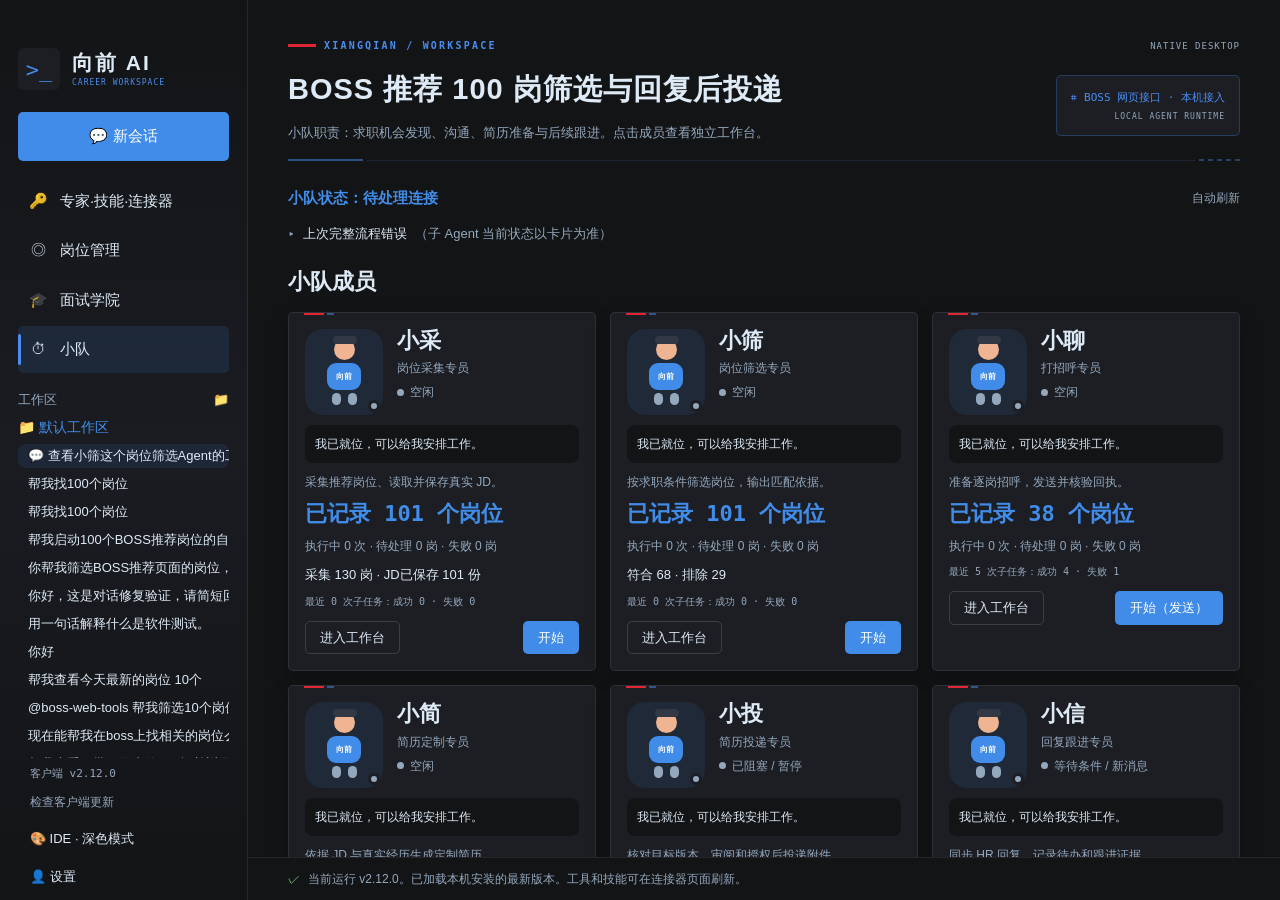
<file: docs/index.html>
<!doctype html>
<html lang="zh-CN">
<head>
<meta charset="utf-8">
<meta name="viewport" content="width=device-width,initial-scale=1">
<title>向前 AI · 求职工作台 — 在线演示</title>
<style>
  :root{
    --ink:#deebf7; --muted:#94a8bd; --accent:#408ce8; --energy:#4a8cf0;
    --red:#e02634; --steel:#1c1e24; --armor:#131416; --rail:#1a1c22;
    --line:#ffffff14; --green:#7bd88f; --orange:#e6a43f; --teal:#3fb5a0;
  }
  *{box-sizing:border-box}
  html,body{margin:0;height:100%}
  body{display:flex;height:100vh;overflow:hidden;background:var(--armor);color:var(--ink);
    font:14px/1.5 -apple-system,BlinkMacSystemFont,"PingFang SC","Hiragino Sans GB",sans-serif}
  button{font:inherit;cursor:pointer}
  a{color:var(--accent);text-decoration:none}

  .sidebar{width:248px;flex-shrink:0;display:flex;flex-direction:column;padding:0 18px;
    background:linear-gradient(180deg,var(--armor),var(--rail),var(--armor));border-right:1px solid var(--line)}
  .logo{display:flex;align-items:center;gap:12px;padding:48px 0 22px}
  .mark{width:42px;height:42px;border-radius:6px;background:var(--steel);display:flex;align-items:center;justify-content:center;
    font-size:22px;color:var(--accent);font-family:ui-monospace,monospace}
  .logo b{display:block;font-size:21px;font-weight:800;letter-spacing:2px;line-height:1.1}
  .logo small{display:block;font:8px ui-monospace,monospace;letter-spacing:1px;color:var(--energy);margin-top:3px}
  .newconv{display:flex;align-items:center;justify-content:center;gap:8px;width:100%;padding:12px;border-radius:5px;
    border:1px solid #408ce880;background:var(--accent);color:#fff;font-size:15px;font-weight:500}
  .nav{display:flex;flex-direction:column;gap:3px;padding:17px 0}
  .nav button{display:flex;align-items:center;gap:11px;width:100%;padding:12px 10px;border:0;border-radius:5px;
    background:transparent;color:var(--ink);font-size:15px;text-align:left;position:relative}
  .nav button i{width:21px;text-align:center;font-style:normal;opacity:.9}
  .nav button:hover{background:#ffffff08}
  .nav button.active{background:#408ce81f}
  .nav button.active::before{content:"";position:absolute;left:0;top:8px;bottom:8px;width:3px;background:var(--energy);border-radius:2px}
  .workspace{display:flex;align-items:center;justify-content:space-between;padding:0 0 8px;color:var(--muted);font-size:13px}
  .ws-name{display:flex;align-items:center;gap:8px;color:var(--accent);font-size:14px;padding-bottom:6px}
  .convlist{flex:1;overflow:auto;display:flex;flex-direction:column;gap:4px;padding-bottom:10px}
  .convlist::-webkit-scrollbar{width:6px}.convlist::-webkit-scrollbar-thumb{background:#2a3242;border-radius:6px}
  .conv{display:flex;align-items:center;gap:7px;width:100%;padding:12px 10px;line-height:1.45;border:0;border-radius:8px;background:transparent;
    color:var(--ink);font-size:13px;text-align:left;white-space:nowrap;overflow:hidden;text-overflow:ellipsis}
  .conv:hover{background:#ffffff07}.conv.active{background:#4a8cf01a}
  .foot{display:flex;flex-direction:column;gap:6px;padding:8px 12px}
  .foot .ver{font:11px ui-monospace,monospace;color:var(--muted)}
  .foot button{border:0;background:none;color:var(--ink);text-align:left;padding:6px 0;font-size:13px;display:flex;align-items:center;gap:8px}
  .foot button.muted{color:var(--muted);font-size:12px}

  main{flex:1;min-width:0;overflow:auto;padding:40px 40px 70px;position:relative}
  .page{display:none}.page.active{display:block}
  .pagehead{display:flex;flex-direction:column;gap:17px;margin-bottom:26px}
  .kicker{display:flex;align-items:center;gap:8px}
  .kicker .bar{width:28px;height:3px;background:var(--red)}
  .kicker .txt{font:10px ui-monospace,monospace;letter-spacing:2.2px;color:var(--energy);font-weight:600}
  .kicker .right{margin-left:auto;font:9px ui-monospace,monospace;letter-spacing:1px;color:var(--muted)}
  .headrow{display:flex;align-items:center;gap:15px}
  .headrow h1{margin:0;font-size:29px;font-weight:800;letter-spacing:1px;font-family:ui-rounded,-apple-system,sans-serif}
  .headrow p{margin:11px 0 0;font-size:13px;color:var(--muted)}
  .runtime{margin-left:auto;padding:14px;border:1px solid #4a8cf047;border-radius:5px;background:var(--steel);text-align:right;white-space:nowrap}
  .runtime b{display:block;font:11px ui-monospace,monospace;color:var(--energy)}
  .runtime span{display:block;font:8px ui-monospace,monospace;letter-spacing:1px;color:var(--muted);margin-top:7px}
  .rule{display:flex;align-items:center;gap:4px}
  .rule .a{width:75px;height:2px;background:#4a8cf080}.rule .b{flex:1;height:1px;background:#4a8cf01f}
  .rule i{width:5px;height:2px;background:#408ce866}

  .surface{position:relative;background:var(--steel);border:1px solid #ffffff14;border-radius:5px;
    box-shadow:0 8px 18px #0000004d;padding:16px;display:flex;flex-direction:column;gap:10px}
  .surface::before{content:"";position:absolute;top:0;left:15px;width:20px;height:2px;background:var(--red)}
  .surface::after{content:"";position:absolute;top:0;left:38px;width:7px;height:2px;background:#4a8cf080}

  .statusrow{display:flex;align-items:center;margin:0 0 14px}
  .statusrow b{font-size:15px;color:var(--accent);font-weight:600}
  .statusrow span{margin-left:auto;font-size:12px;color:var(--muted)}
  .errline{display:flex;align-items:center;gap:8px;color:var(--muted);font-size:13px;margin:0 0 22px}
  .errline b{color:var(--ink);font-weight:500}
  h2.members{font-size:22px;font-weight:700;margin:0 0 14px}
  .grid{display:grid;grid-template-columns:repeat(auto-fill,minmax(248px,1fr));gap:14px}

  .cardhead{display:flex;align-items:flex-start;gap:14px}
  .avatar{position:relative;width:78px;height:86px;border-radius:18px;background:#408ce81a;display:flex;flex-direction:column;
    align-items:center;justify-content:center;gap:3px;flex-shrink:0}
  .avatar .head{width:21px;height:21px;border-radius:50%;background:#efb491;position:relative}
  .avatar .head::before{content:"";position:absolute;top:-3px;left:-1px;width:24px;height:8px;border-radius:8px;background:#333845}
  .avatar .body{width:34px;height:27px;border-radius:9px;background:var(--accent);color:#fff;font-size:8px;font-weight:700;display:flex;align-items:center;justify-content:center}
  .avatar .legs{display:flex;gap:7px}.avatar .legs i{width:9px;height:12px;border-radius:5px;background:var(--muted)}
  .avatar .dot{position:absolute;right:3px;bottom:3px;width:12px;height:12px;border-radius:50%;background:var(--muted);border:3px solid var(--steel)}
  .who{display:flex;flex-direction:column;gap:6px;min-width:0}
  .who b{font-size:22px;font-weight:700;line-height:1.1}
  .who small{font-size:12px;color:var(--muted)}
  .who .state{font-size:12px;color:var(--muted);display:flex;align-items:center;gap:6px}
  .who .state i{width:7px;height:7px;border-radius:50%;background:var(--muted);display:inline-block}
  .speech{font-size:12px;padding:10px;border-radius:8px;background:#131416;color:var(--ink)}
  .duty{font-size:12px;color:var(--muted)}
  .big{font:22px/1.2 ui-monospace,monospace;font-weight:600;color:var(--accent)}
  .meta{font-size:12px;color:var(--muted)}.meta2{font-size:13px;color:var(--ink)}
  .tiny{font:10px ui-monospace,monospace;color:var(--muted)}
  .cardfoot{display:flex;align-items:center;gap:10px;margin-top:2px}
  .btn-ghost{padding:6px 14px;border-radius:5px;border:1px solid #ffffff24;background:transparent;color:var(--ink);font-size:13px}
  .btn-start{margin-left:auto;padding:6px 14px;border-radius:5px;border:1px solid #408ce880;background:var(--accent);color:#fff;font-size:13px;font-weight:500}
  .btn-start.blocked{background:#2a2f3a;border-color:#ffffff24;color:var(--muted)}

  .bottombar{position:fixed;left:248px;right:0;bottom:0;padding:12px 40px;display:flex;align-items:center;gap:8px;
    color:var(--muted);font-size:12px;background:var(--armor);border-top:1px solid var(--line);z-index:5}
  .bottombar .ok{color:var(--green)}

  /* tabs / segmented */
  .tabbar{display:inline-flex;padding:4px;border-radius:12px;background:var(--rail);gap:6px;margin:0 0 24px}
  .tabbar button{border:0;background:transparent;color:var(--muted);padding:11px 23px;border-radius:9px;font-size:13px}
  .tabbar button.active{background:var(--steel);color:var(--ink);font-weight:600}
  .toolbar{display:flex;align-items:center;gap:10px;margin:0 0 18px;flex-wrap:wrap}
  .toolbar h3{margin:0;font-size:21px;font-weight:600}
  .toolbar .sub{font-size:12px;color:var(--muted)}
  .toolbar .grow{flex:1}
  .btn-primary{padding:9px 16px;border-radius:8px;border:1px solid #408ce880;background:var(--accent);color:#fff;font-size:13px}
  .search{padding:9px 12px;border-radius:8px;border:1px solid #ffffff24;background:var(--steel);color:var(--ink);font-size:13px;min-width:280px}

  .metrics{display:grid;grid-template-columns:repeat(5,1fr);gap:12px;margin:0 0 26px}
  .metric{background:var(--steel);border:1px solid #ffffff12;border-radius:14px;padding:16px 18px;display:flex;flex-direction:column;gap:10px}
  .metric .top{display:flex;align-items:center;justify-content:space-between;color:var(--muted);font-size:12px}
  .metric .ico{width:30px;height:30px;border-radius:9px;background:#408ce81a;display:flex;align-items:center;justify-content:center;color:var(--accent)}
  .metric .num{display:flex;align-items:baseline;gap:8px}
  .metric .num b{font-size:32px;font-weight:600;line-height:1}
  .metric .num small{font-size:11px;color:var(--muted)}
  .metric .pct{margin-left:auto;font-size:11px;color:var(--accent);background:#408ce81a;border-radius:20px;padding:3px 9px}

  .sectiontitle{display:flex;align-items:baseline;gap:10px;margin:26px 0 12px}
  .sectiontitle h4{margin:0;font-size:16px;font-weight:600}
  .sectiontitle span{font-size:11px;color:var(--muted)}
  .dgrid{display:grid;grid-template-columns:1fr 1fr;gap:16px}
  .dist{background:var(--steel);border:1px solid #ffffff12;border-radius:14px;padding:18px;display:flex;flex-direction:column;gap:14px;min-height:250px}
  .dist .head{display:flex;align-items:center;gap:8px}
  .dist .head b{font-size:14px;font-weight:600}
  .dist .head span{margin-left:auto;font-size:10px;color:var(--muted);background:#ffffff0a;border-radius:20px;padding:3px 8px}
  .dist .body{display:flex;align-items:center;gap:22px}
  .donut{width:132px;height:132px;border-radius:50%;flex-shrink:0;position:relative;display:flex;align-items:center;justify-content:center}
  .donut::after{content:"";position:absolute;inset:17px;border-radius:50%;background:var(--steel)}
  .donut .center{position:relative;z-index:1;text-align:center}
  .donut .center b{display:block;font-size:24px;font-weight:600;line-height:1}
  .donut .center small{font-size:10px;color:var(--muted)}
  .legend{display:flex;flex-direction:column;gap:9px;flex:1;min-width:0}
  .legend .row{display:flex;align-items:center;gap:7px;font-size:11px;color:var(--ink)}
  .legend .row i{width:7px;height:7px;border-radius:50%;flex-shrink:0}
  .legend .row em{font-style:normal;margin-left:auto;font-size:11px;color:var(--muted)}
  .legend .row b{width:34px;text-align:right;font-size:11px}
  .donut .zero{font-size:10px;color:var(--muted)}

  .jobcard{background:var(--steel);border:1px solid #ffffff12;border-radius:5px;padding:16px;display:flex;flex-direction:column;gap:9px;margin-bottom:12px}
  .jobcard .jh{display:flex;align-items:center;gap:10px}
  .jobcard .jh b{font-size:15px;font-weight:600}
  .jobcard .jh .badge{margin-left:auto;font-size:11px;padding:3px 9px;border-radius:20px;background:#408ce81a;color:var(--accent)}
  .jobcard .loc{font-size:12px;color:var(--muted)}
  .tags{display:flex;flex-wrap:wrap;gap:6px}
  .tag{font-size:11px;padding:3px 9px;border-radius:20px;background:#ffffff0d;color:#c8d6e8;border:1px solid #ffffff12}
  .tag.ok{color:#8fe0c8;background:#3fb5a01a;border-color:#3fb5a03a}
  .tag.warn{color:#ffd28a;background:#e6a43f1a;border-color:#e6a43f3a}
  .tag.bad{color:#ff9aa3;background:#e026341a;border-color:#e026343a}
  .jobcard a{font-size:12px}

  .skillgrid{display:grid;grid-template-columns:repeat(auto-fill,minmax(280px,1fr));gap:12px}
  .skillcard{background:var(--steel);border:1px solid #ffffff12;border-radius:5px;padding:16px;display:flex;flex-direction:column;gap:6px}
  .skillcard b{font-size:14px}
  .skillcard small{font:11px ui-monospace,monospace;color:var(--accent)}
  .skillcard p{margin:0;font-size:12px;color:var(--muted);line-height:1.6}

  .seg{display:inline-flex;padding:3px;border-radius:9px;background:var(--rail);gap:2px;margin:0 0 20px}
  .seg button{border:0;background:transparent;color:var(--muted);padding:8px 16px;border-radius:7px;font-size:12px}
  .seg button.active{background:var(--steel);color:var(--ink)}
  .qa{background:var(--steel);border:1px solid #ffffff12;border-radius:5px;padding:16px;margin-bottom:12px}
  .qa .qh{display:flex;align-items:center;gap:10px;margin-bottom:8px}
  .qa .qh b{font-size:15px;font-weight:600}
  .qa .qh .lv{margin-left:auto;font-size:10px;padding:3px 8px;border-radius:20px;background:#e6a43f1a;color:var(--orange)}
  .qa .cat{font-size:11px;color:var(--muted)}
  .qa p{margin:8px 0 0;font-size:13px;color:#c3d2e6;line-height:1.75;white-space:pre-wrap}
  .qa .roles{display:flex;gap:6px;flex-wrap:wrap;margin-top:9px}
  .practice{background:var(--steel);border:1px solid #ffffff12;border-radius:5px;padding:16px;margin-bottom:12px;display:flex;gap:12px;align-items:flex-start}
  .practice .n{width:34px;height:34px;border-radius:50%;background:#408ce81a;color:var(--accent);display:flex;align-items:center;justify-content:center;font-weight:700;flex-shrink:0}
  .practice b{display:block;font-size:14px;margin-bottom:4px}
  .practice p{margin:0;font-size:12px;color:var(--muted)}
</style>
</head>
<body>
  <aside class="sidebar">
    <div class="logo"><div class="mark">&gt;_</div><div><b>向前 AI</b><small>CAREER WORKSPACE</small></div></div>
    <button class="newconv">💬 新会话</button>
    <div class="nav" id="nav">
      <button data-page="connectors"><i>🔑</i>专家·技能·连接器</button>
      <button data-page="jobs"><i>◎</i>岗位管理</button>
      <button data-page="academy"><i>🎓</i>面试学院</button>
      <button data-page="squad" class="active"><i>⏱</i>小队</button>
    </div>
    <div class="workspace"><span>工作区</span><span>📁</span></div>
    <div class="ws-name">📁 默认工作区</div>
    <div class="convlist" id="convlist"></div>
    <div class="foot">
      <span class="ver">客户端 v2.12.0</span>
      <button class="muted">检查客户端更新</button>
      <button>🎨 IDE · 深色模式</button>
      <button data-page="settings">👤 设置</button>
    </div>
  </aside>

  <main>
    <!-- ================= 小队 ================= -->
    <section class="page active" id="page-squad">
      <div class="pagehead" id="head-squad"></div>
      <div class="statusrow"><b>小队状态：待处理连接</b><span>自动刷新</span></div>
      <div class="errline"><span>▸</span><b>上次完整流程错误</b><span>（子 Agent 当前状态以卡片为准）</span></div>
      <h2 class="members">小队成员</h2>
      <div class="grid" id="grid"></div>
    </section>

    <!-- ================= 岗位管理 ================= -->
    <section class="page" id="page-jobs">
      <div class="pagehead" id="head-jobs"></div>
      <div class="tabbar" id="jobtabs">
        <button data-tab="stats" class="active">总体统计</button>
        <button data-tab="all">全部岗位</button>
        <button data-tab="track">岗位跟进</button>
      </div>
      <div id="jobs-body"></div>
    </section>

    <!-- ================= 面试学院 ================= -->
    <section class="page" id="page-academy">
      <div class="pagehead" id="head-academy"></div>
      <div class="seg" id="acadseg"><button data-sec="kb" class="active">AI岗位知识库</button><button data-sec="practice">面试练习</button></div>
      <div id="academy-body"></div>
    </section>

    <!-- ================= 连接器 ================= -->
    <section class="page" id="page-connectors">
      <div class="pagehead" id="head-connectors"></div>
      <div id="connectors-body"></div>
    </section>

    <!-- ================= 设置 ================= -->
    <section class="page" id="page-settings">
      <div class="pagehead" id="head-settings"></div>
      <div class="surface" style="padding:20px">
        <b style="font-size:16px">真实经历档案</b>
        <p style="color:var(--muted);font-size:13px">本地保存简历与求职偏好；所有定制版本都以这里的真实经历为依据。</p>
        <p style="color:var(--muted);font-size:12px">演示环境不加载真实简历与个人信息。完整版在本机客户端运行。</p>
      </div>
    </section>

    <div class="bottombar"><span class="ok">✓</span><span>当前运行 v2.12.0。已加载本机安装的最新版本。工具和技能可在连接器页面刷新。</span></div>
  </main>

<script src="demo-data.js"></script>
<script>
const D = window.DEMO_DATA || {jobManagement:{jobs:[],dimensions:[],total:0},skills:[],aiInterview:[]};
function h(tag, cls, text){const e=document.createElement(tag);if(cls)e.className=cls;if(text!==undefined)e.textContent=text;return e}
function header(el, title, subtitle){
  el.innerHTML = `
    <div class="kicker"><span class="bar"></span><span class="txt">XIANGQIAN / WORKSPACE</span><span class="right">NATIVE DESKTOP</span></div>
    <div class="headrow"><div><h1>${title}</h1><p>${subtitle}</p></div>
      <div class="runtime"><b>⌗ BOSS 网页接口 · 本机接入</b><span>LOCAL AGENT RUNTIME</span></div></div>
    <div class="rule"><span class="a"></span><span class="b"></span><i></i><i></i><i></i><i></i><i></i></div>`;
}

/* ---------- conversations ---------- */
const conversations = [
  ['查看小筛这个岗位筛选Agent的工作量和结果，只查询，不', true],['帮我找100个岗位', false],['帮我找100个岗位', false],
  ['帮我启动100个BOSS推荐岗位的自动跟进任务。按我的求', false],['你帮我筛选BOSS推荐页面的岗位，先筛选50个。', false],
  ['你好，这是对话修复验证，请简短回复一句中文。', false],['用一句话解释什么是软件测试。', false],['你好', false],
  ['帮我查看今天最新的岗位   10个', false],['@boss-web-tools 帮我筛选10个岗位', false],
  ['现在能帮我在boss上找相关的岗位么   AI测试/测试', false],['帮我查看一批工作岗位   10个  并返回对应的JD', false],
  ['现在能帮我好一个新的岗位JD么', false],['帮我开始投递简历', false],['我现在本地的简历是什么样的', false],
  ['https://www.zhipin.com/job_d', false],['我现在投了哪家企业', false]
];
document.getElementById('convlist').innerHTML = conversations.map(([t,a])=>`<button class="conv${a?' active':''}">${a?'💬 ':''}${t}</button>`).join('');

/* ---------- squad ---------- */
const agents = [
  {name:'小采',role:'岗位采集专员',state:'空闲',duty:'采集推荐岗位、读取并保存真实 JD。',done:'101',exec:'执行中 0 次 · 待处理 0 岗 · 失败 0 岗',extra:'采集 130 岗 · JD已保存 101 份',tasks:'最近 0 次子任务：成功 0 · 失败 0',start:'开始',blocked:false},
  {name:'小筛',role:'岗位筛选专员',state:'空闲',duty:'按求职条件筛选岗位，输出匹配依据。',done:'101',exec:'执行中 0 次 · 待处理 0 岗 · 失败 0 岗',extra:'符合 68 · 排除 29',tasks:'最近 0 次子任务：成功 0 · 失败 0',start:'开始',blocked:false},
  {name:'小聊',role:'打招呼专员',state:'空闲',duty:'准备逐岗招呼，发送并核验回执。',done:'38',exec:'执行中 0 次 · 待处理 0 岗 · 失败 0 岗',extra:'',tasks:'最近 5 次子任务：成功 4 · 失败 1',start:'开始（发送）',blocked:false},
  {name:'小简',role:'简历定制专员',state:'空闲',duty:'依据 JD 与真实经历生成定制简历。',done:'68',exec:'执行中 0 次 · 待处理 0 岗 · 失败 0 岗',extra:'',tasks:'最近 1 次子任务：成功 1 · 失败 0',start:'开始',blocked:false},
  {name:'小投',role:'简历投递专员',state:'已阻塞 / 暂停',duty:'核对目标版本、审阅和授权后投递附件。',done:'0',exec:'执行中 0 次 · 待处理 39 岗 · 失败 0 岗',extra:'附件请求待处理不代表HR已读',tasks:'最近 0 次子任务：成功 0 · 失败 0',start:'开始（发送）',blocked:true},
  {name:'小信',role:'回复跟进专员',state:'等待条件 / 新消息',duty:'同步 HR 回复，记录待办和跟进证据。',done:'5',exec:'执行中 0 次 · 待处理 0 岗 · 失败 0 岗',extra:'',tasks:'最近 294 次子任务：成功 124 · 失败 170',start:'开始',blocked:false},
  {name:'小面',role:'面试管理专员',state:'等待条件 / 新消息',duty:'识别面试邀请，记录待确认安排与状态。',done:'0',exec:'执行中 0 次 · 待处理 0 岗 · 失败 0 岗',extra:'',tasks:'最近 0 次子任务：成功 0 · 失败 0',start:'开始',blocked:false}
];
document.getElementById('grid').innerHTML = agents.map(a=>`
  <div class="surface">
    <div class="cardhead"><div class="avatar"><div class="head"></div><div class="body">向前</div><div class="legs"><i></i><i></i></div><div class="dot"></div></div>
      <div class="who"><b>${a.name}</b><small>${a.role}</small><div class="state"><i></i>${a.state}</div></div></div>
    <div class="speech">我已就位，可以给我安排工作。</div>
    <div class="duty">${a.duty}</div>
    <div class="big">已记录 ${a.done} 个岗位</div>
    <div class="meta">${a.exec}</div>
    ${a.extra?`<div class="meta2">${a.extra}</div>`:''}
    <div class="tiny">${a.tasks}</div>
    <div class="cardfoot"><button class="btn-ghost">进入工作台</button><button class="btn-start${a.blocked?' blocked':''}">${a.start}</button></div>
  </div>`).join('');

/* ---------- 岗位管理 ---------- */
const JM = D.jobManagement || {};
const dims = JM.dimensions || [];
function dim(key){return dims.find(d=>d.key===key)}
const PALETTE=['#386fd6','#7a61d9','#1fa6a8','#e69e40','#d95975','#668aa8','#5da0e8'];
function colorFor(item){
  const k=item.key;
  if(['unknown','unassessed','none'].includes(k))return '#91a3bd';
  if(['sent','replied','reviewed','accepted','offer','recommend','completed'].includes(k))return '#1fa692';
  if(['failed','reject','rejected','excluded','cancelled'].includes(k))return '#d96373';
  if(['pending','waiting','caution','scheduled','invited'].includes(k))return '#e69e40';
  return '#386fd6';
}
function donutHTML(items,total){
  let acc=0; const stops=[];
  (items||[]).forEach((it,i)=>{const c=it.count||0; if(!c)return; const start=total?acc/total*360:0; acc+=c; const end=total?acc/total*360:0; stops.push(`${colorFor(it)} ${start}deg ${end}deg`)});
  const bg = stops.length ? `conic-gradient(${stops.join(',')})` : 'conic-gradient(#ffffff0a 0 360deg)';
  return `<div class="donut" style="background:${bg}"><div class="center"><b>${total||0}</b><small>${total?'总计':'暂无数据'}</small></div></div>`;
}
function distHTML(title, items){
  const total=(items&&items[0]&&items[0].total)||0;
  const rows=(items||[]).map((it,i)=>`<div class="row"><i style="background:${colorFor(it)}"></i><span>${it.label}</span><em>${it.count}</em><b>${it.total?((it.count*100/it.total).toFixed(1)+'%'):''}</b></div>`).join('');
  return `<div class="dist"><div class="head"><b>${title}</b><span>分布</span></div><div class="body">${donutHTML(items,total)}<div class="legend">${rows||'<div class="row"><span>暂无数据</span></div>'}</div></div><div class="tiny">统计基数 ${total} · 数量 / 占比</div></div>`;
}
function jobsStats(){
  const jobs=JM.jobs||[]; const total=JM.total||0;
  const count=(k,v)=>jobs.filter(j=>j[k]===v).length;
  const metrics=[
    ['管理岗位',total,'square.stack.3d.up'],['已联系 HR',count('greet','sent')],['HR 已回复',count('reply','replied')],
    ['简历已发送',count('resume','sent')],['待审核简历',count('review','pending')]
  ];
  let html=`<div class="metrics">`+metrics.map(([t,n])=>`<div class="metric"><div class="top"><span>${t}</span><span class="ico">▦</span></div><div class="num"><b>${n}</b><small>个岗位</small><span class="pct">${total?(n*100/total).toFixed(1):'0.0'}%</span></div></div>`).join('')+`</div>`;
  html+=`<div class="sectiontitle"><h4>岗位画像</h4><span>了解机会的构成</span></div><div class="dgrid">${distHTML('岗位类别',(dim('category')||{}).items)}</div>`;
  html+=`<div class="sectiontitle"><h4>沟通与投递</h4><span>追踪每一步推进</span></div><div class="dgrid">${distHTML('打招呼',(dim('greet')||{}).items)}${distHTML('HR 回复',(dim('reply')||{}).items)}${distHTML('简历发送',(dim('resume')||{}).items)}${distHTML('本人审阅',(dim('review')||{}).items)}</div>`;
  html+=`<div class="sectiontitle"><h4>面试与结果</h4><span>关注后续进展</span></div><div class="dgrid">${distHTML('面试',(dim('interview')||{}).items)}${distHTML('结果',(dim('outcome')||{}).items)}</div>`;
  html+=`<div class="sectiontitle"><h4>平台来源与简历</h4><span>按平台统计，支持后续扩展</span></div><div class="dgrid">${distHTML('平台来源',(dim('platform')||{}).items)}${distHTML('简历版本',JM.resume_distribution||[])}</div>`;
  return html;
}
function badgeFor(j){
  const tags=[];
  tags.push(`<span class="tag">${j.platform_name||'BOSS直聘'}</span>`);
  if(j.category)tags.push(`<span class="tag">${j.category}</span>`);
  const L=j.labels||{};
  const map=[['greet'],['reply'],['resume'],['review'],['interview'],['outcome']];
  map.forEach(([k])=>{if(L[k]){const cls=/不符合|排除|拒绝|失败|未通过/.test(L[k])?'bad':/已|通过|发送|回复/.test(L[k])?'ok':'';tags.push(`<span class="tag ${cls}">${L[k]}</span>`)}});
  return tags.join('');
}
function jobsAll(){
  let jobs=(JM.jobs||[]).slice();
  let html=`<div class="toolbar"><h3>全部岗位</h3><span class="sub">全部 ${JM.total} 个岗位 · 按最近入库排序</span><span class="grow"></span><input class="search" id="jobsearch" placeholder="搜索岗位、公司、城市"><button class="btn-primary">找新岗位</button></div>`;
  html+=`<div id="joblist"></div>`;
  window.__jobs=jobs;
  return html;
}
function renderJobList(q){
  const jobs=(window.__jobs||[]).filter(j=>!q||[j.title,j.company,j.city].join(' ').toLowerCase().includes(q.toLowerCase())).slice(0,40);
  document.getElementById('joblist').innerHTML = jobs.map(j=>`
    <div class="jobcard">
      <div class="jh"><b>${j.company||''} · ${j.title||''}</b><span class="badge">${j.decision==='recommend'?'符合':j.decision==='reject'?'不匹配':j.decision||'待分析'}</span></div>
      <div class="tags">${badgeFor(j)}</div>
      <div class="loc">${[j.city,j.salary,j.experience,j.education].filter(Boolean).join(' · ')}</div>
      ${j.url?`<a href="${j.url}" target="_blank" rel="noopener">查看岗位来源 ↗</a>`:''}
    </div>`).join('') || '<div class="tiny">暂无岗位，调整搜索条件。</div>';
}
function jobsTrack(){
  const jobs=(JM.jobs||[]).filter(j=>j.greet==='sent'||j.reply==='replied'||j.resume==='sent'||j.interview==='scheduled'||j.interview==='invited');
  let html=`<div class="toolbar"><h3>岗位跟进</h3><span class="sub">已沟通 / 已投递 / 面试中的岗位</span></div>`;
  html+=jobs.map(j=>`<div class="jobcard"><div class="jh"><b>${j.company||''} · ${j.title||''}</b></div><div class="tags">${badgeFor(j)}</div><div class="loc">${[j.city,j.salary].filter(Boolean).join(' · ')}</div></div>`).join('') || '<div class="tiny">暂无跟进中的岗位。</div>';
  return html;
}
function renderJobs(tab){
  const body=document.getElementById('jobs-body');
  if(tab==='stats'){body.innerHTML=jobsStats();return}
  if(tab==='all'){body.innerHTML=jobsAll();renderJobList('');const s=document.getElementById('jobsearch');if(s)s.oninput=()=>renderJobList(s.value);return}
  body.innerHTML=jobsTrack();
}

/* ---------- 面试学院 ---------- */
function renderAcademy(sec){
  const body=document.getElementById('academy-body');
  const qa=D.aiInterview||[];
  if(sec==='kb'){
    body.innerHTML = qa.map(item=>`
      <div class="qa"><div class="qh"><b>${item.title||''}</b><span class="lv">${item.level||''}</span></div>
        <div class="cat">${item.category||''}</div>
        <p>${(item.answer||'').slice(0,360)}${(item.answer||'').length>360?'…':''}</p>
        <div class="roles">${(item.roles||[]).map(r=>`<span class="tag">${r}</span>`).join('')}</div></div>`).join('');
  }else{
    const items=[
      ['自我介绍','用 60 秒讲清「我是谁、做过什么、为什么匹配这个岗位」，用真实项目举证。'],
      ['项目深挖','按「背景 → 我的动作 → 结果」讲每个项目，准备好指标与取舍。'],
      ['技术追问','面对 Agent / RAG / 评测类追问，先讲结论，再讲证据与边界。'],
      ['反问环节','准备 2-3 个关于团队、业务、成长的真实问题。']
    ];
    body.innerHTML = items.map(([t,d],i)=>`<div class="practice"><div class="n">${i+1}</div><div><b>${t}</b><p>${d}</p></div></div>`).join('');
  }
}

/* ---------- 连接器 ---------- */
function renderConnectors(){
  const skills=D.skills||[];
  document.getElementById('connectors-body').innerHTML = `
    <div class="surface" style="padding:20px;margin-bottom:22px">
      <b style="font-size:16px">🔗 boss-web-tools</b>
      <p style="margin:8px 0 0;color:var(--muted);font-size:13px">BOSS 网页查询工具，供后续批量自动化任务调用。支持岗位搜索、精选/最新职位、求职期望与完整 JD。</p>
      <p style="margin:6px 0 0;color:var(--muted);font-size:12px">在对话中输入 @boss-web-tools 并描述任务即可调用。登录失效时会提示你手动重新登录。</p>
      <div style="display:flex;gap:10px;margin-top:14px"><button class="btn-ghost">检查网页登录状态</button><button class="btn-ghost">刷新工具与技能</button></div>
    </div>
    <h4 style="font-size:16px;margin:0 0 12px">已安装技能 · ${skills.length} 个</h4>
    <div class="skillgrid">${skills.map(s=>`<div class="skillcard"><b>${s.title||s.id}</b><small>@${s.id}</small><p>${s.note||''}</p></div>`).join('')}</div>`;
}

/* ---------- nav ---------- */
function showPage(id){
  document.querySelectorAll('.page').forEach(p=>p.classList.toggle('active',p.id==='page-'+id));
  document.querySelectorAll('#nav button').forEach(b=>b.classList.toggle('active',b.dataset.page===id));
  if(id==='squad')header(document.getElementById('head-squad'),'BOSS 推荐 100 岗筛选与回复后投递','小队职责：求职机会发现、沟通、简历准备与后续跟进。点击成员查看独立工作台。');
  if(id==='jobs'){header(document.getElementById('head-jobs'),'岗位管理','从岗位发现到录用，掌握每一次进展。');renderJobs('stats')}
  if(id==='academy'){header(document.getElementById('head-academy'),'面试专区','按岗位学习核心知识，用真实经历练习表达。');renderAcademy('kb')}
  if(id==='connectors'){header(document.getElementById('head-connectors'),'专家·技能·连接器','按需调用技能与工具 · v2.12.0');renderConnectors()}
  if(id==='settings'){header(document.getElementById('head-settings'),'设置','本机工作区与档案。')}
  document.querySelector('main').scrollTop=0;
}
document.getElementById('nav').addEventListener('click',e=>{const b=e.target.closest('button');if(b)showPage(b.dataset.page)});
document.querySelector('.foot button[data-page="settings"]').addEventListener('click',()=>showPage('settings'));
document.getElementById('jobtabs').addEventListener('click',e=>{const b=e.target.closest('button');if(!b)return;
  document.querySelectorAll('#jobtabs button').forEach(x=>x.classList.toggle('active',x===b));renderJobs(b.dataset.tab)});
document.getElementById('acadseg').addEventListener('click',e=>{const b=e.target.closest('button');if(!b)return;
  document.querySelectorAll('#acadseg button').forEach(x=>x.classList.toggle('active',x===b));renderAcademy(b.dataset.sec)});

header(document.getElementById('head-squad'),'BOSS 推荐 100 岗筛选与回复后投递','小队职责：求职机会发现、沟通、简历准备与后续跟进。点击成员查看独立工作台。');
</script>
</body>
</html>
</file>
